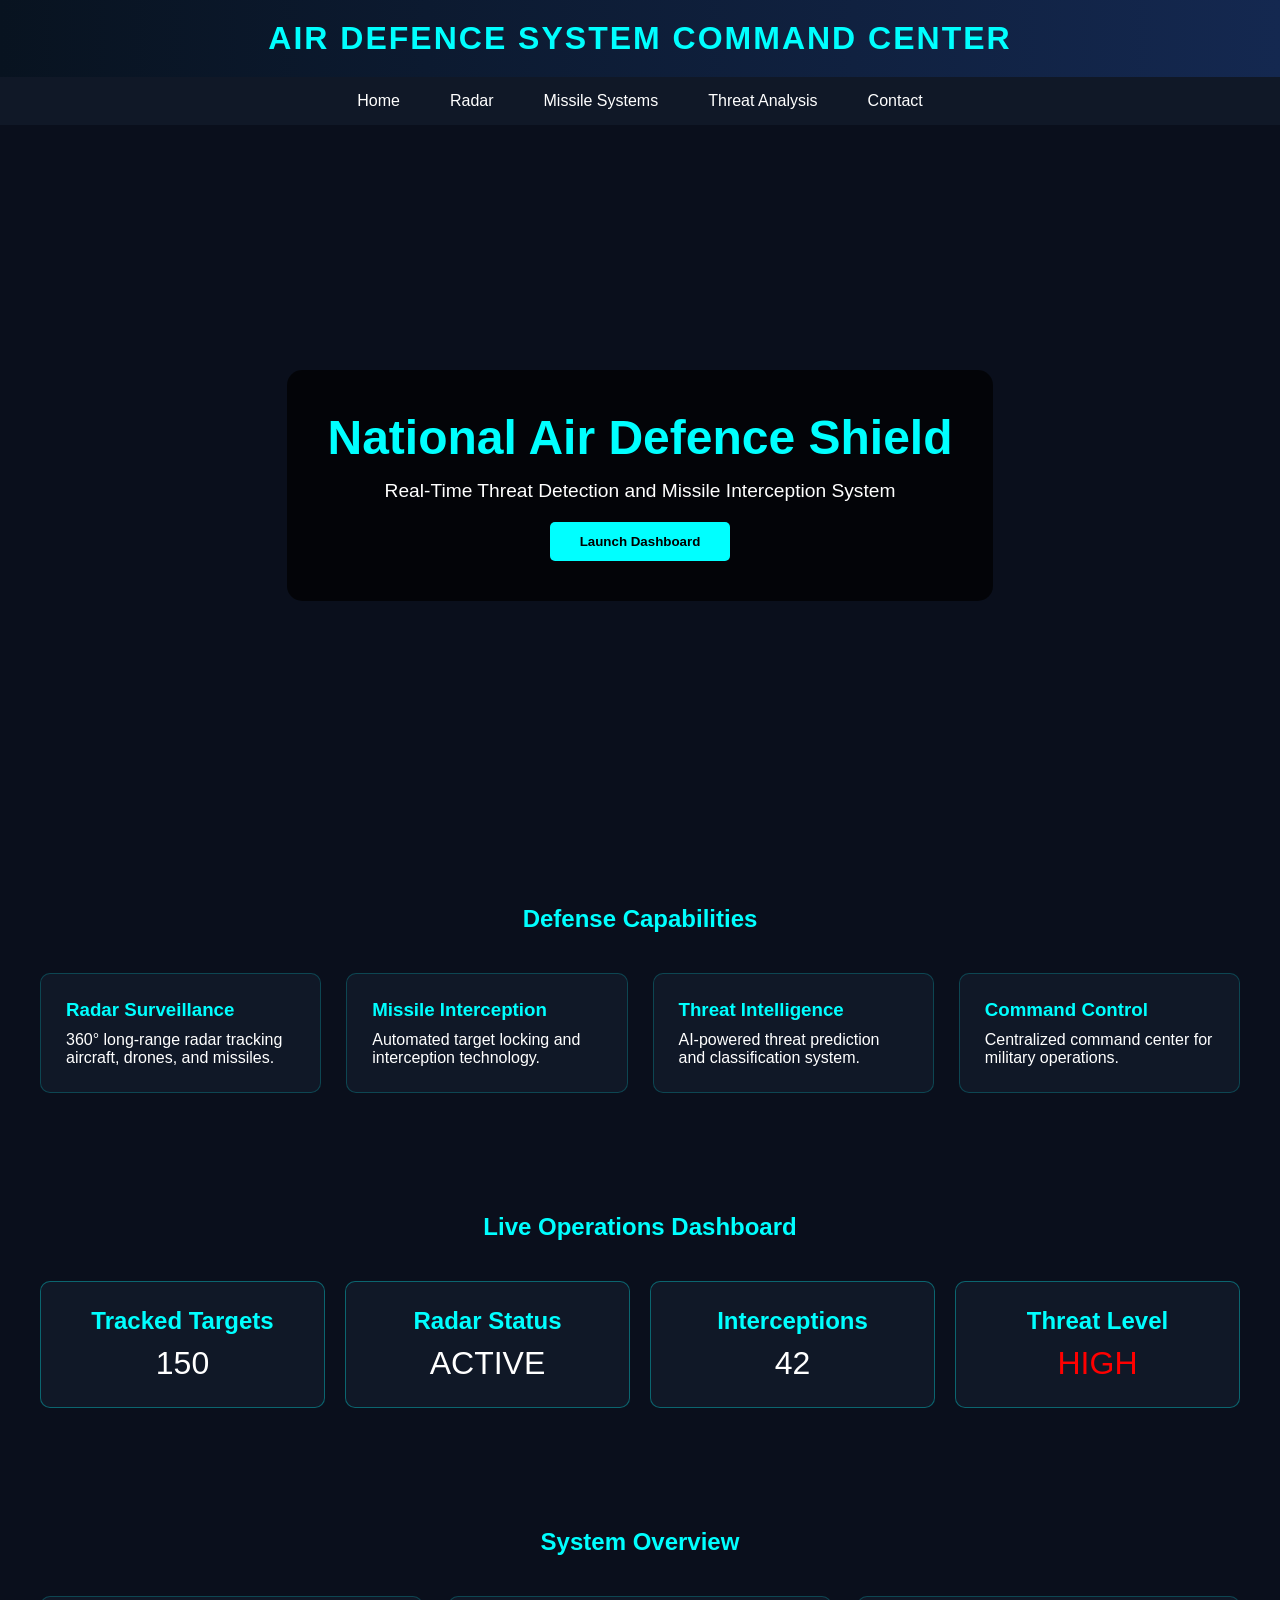
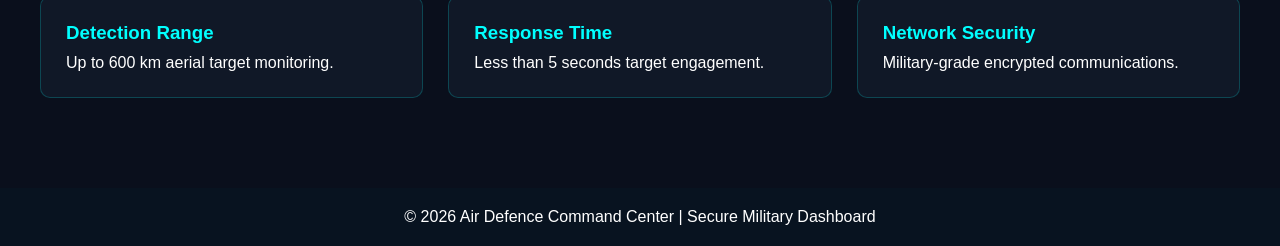
<file: Air_defence_system/defence.html>
<!DOCTYPE html>
<html lang="en">
<head>
<meta charset="UTF-8">
<meta name="viewport" content="width=device-width, initial-scale=1.0">
<title>Air Defence System Dashboard</title>

<style>
*{
    margin:0;
    padding:0;
    box-sizing:border-box;
    font-family:'Segoe UI',sans-serif;
}

body{
    background:#0a0f1c;
    color:white;
}

header{
    background:linear-gradient(90deg,#081320,#142850);
    padding:20px;
    text-align:center;
    box-shadow:0 4px 10px rgba(0,255,255,0.2);
}

header h1{
    color:#00ffff;
    letter-spacing:2px;
}

nav{
    display:flex;
    justify-content:center;
    background:#101827;
}

nav a{
    color:white;
    text-decoration:none;
    padding:15px 25px;
    transition:0.3s;
}

nav a:hover{
    background:#00ffff;
    color:black;
}

.hero{
    height:80vh;
    display:flex;
    align-items:center;
    justify-content:center;
    text-align:center;
    background:url('https://images.unsplash.com/photo-1518306727298-4c17e1bf6942?auto=format&fit=crop&w=1600&q=80') center/cover;
}

.hero-content{
    background:rgba(0,0,0,0.7);
    padding:40px;
    border-radius:15px;
}

.hero h2{
    font-size:3rem;
    color:#00ffff;
}

.hero p{
    margin-top:15px;
    font-size:1.2rem;
}

.btn{
    margin-top:20px;
    padding:12px 30px;
    border:none;
    background:#00ffff;
    color:black;
    font-weight:bold;
    cursor:pointer;
    border-radius:5px;
}

.section{
    padding:60px 40px;
}

.section-title{
    text-align:center;
    color:#00ffff;
    margin-bottom:40px;
}

.cards{
    display:grid;
    grid-template-columns:repeat(auto-fit,minmax(280px,1fr));
    gap:25px;
}

.card{
    background:#101827;
    padding:25px;
    border-radius:10px;
    transition:0.3s;
    border:1px solid #00ffff33;
}

.card:hover{
    transform:translateY(-10px);
    box-shadow:0 0 15px #00ffff;
}

.card h3{
    color:#00ffff;
    margin-bottom:10px;
}

.dashboard{
    display:grid;
    grid-template-columns:repeat(auto-fit,minmax(250px,1fr));
    gap:20px;
}

.panel{
    background:#101827;
    padding:25px;
    border-radius:10px;
    text-align:center;
    border:1px solid #00ffff55;
}

.panel h2{
    color:#00ffff;
}

.value{
    font-size:2rem;
    margin-top:10px;
}

footer{
    background:#081320;
    text-align:center;
    padding:20px;
    margin-top:30px;
}
</style>
</head>

<body>

<header>
    <h1>AIR DEFENCE SYSTEM COMMAND CENTER</h1>
</header>

<nav>
    <a href="#">Home</a>
    <a href="#">Radar</a>
    <a href="#">Missile Systems</a>
    <a href="#">Threat Analysis</a>
    <a href="#">Contact</a>
</nav>

<section class="hero">
    <div class="hero-content">
        <h2>National Air Defence Shield</h2>
        <p>Real-Time Threat Detection and Missile Interception System</p>
        <button class="btn">Launch Dashboard</button>
    </div>
</section>

<section class="section">
    <h2 class="section-title">Defense Capabilities</h2>

    <div class="cards">
        <div class="card">
            <h3>Radar Surveillance</h3>
            <p>360° long-range radar tracking aircraft, drones, and missiles.</p>
        </div>

        <div class="card">
            <h3>Missile Interception</h3>
            <p>Automated target locking and interception technology.</p>
        </div>

        <div class="card">
            <h3>Threat Intelligence</h3>
            <p>AI-powered threat prediction and classification system.</p>
        </div>

        <div class="card">
            <h3>Command Control</h3>
            <p>Centralized command center for military operations.</p>
        </div>
    </div>
</section>

<section class="section">
    <h2 class="section-title">Live Operations Dashboard</h2>

    <div class="dashboard">

        <div class="panel">
            <h2>Tracked Targets</h2>
            <div class="value" id="targets">150</div>
        </div>

        <div class="panel">
            <h2>Radar Status</h2>
            <div class="value">ACTIVE</div>
        </div>

        <div class="panel">
            <h2>Interceptions</h2>
            <div class="value" id="intercepts">42</div>
        </div>

        <div class="panel">
            <h2>Threat Level</h2>
            <div class="value" style="color:red;">HIGH</div>
        </div>

    </div>
</section>

<section class="section">
    <h2 class="section-title">System Overview</h2>

    <div class="cards">

        <div class="card">
            <h3>Detection Range</h3>
            <p>Up to 600 km aerial target monitoring.</p>
        </div>

        <div class="card">
            <h3>Response Time</h3>
            <p>Less than 5 seconds target engagement.</p>
        </div>

        <div class="card">
            <h3>Network Security</h3>
            <p>Military-grade encrypted communications.</p>
        </div>

    </div>
</section>

<footer>
    <p>© 2026 Air Defence Command Center | Secure Military Dashboard</p>
</footer>

<script>
setInterval(() => {
    document.getElementById("targets").innerText =
        Math.floor(Math.random()*100)+100;

    document.getElementById("intercepts").innerText =
        Math.floor(Math.random()*50)+20;
},3000);
</script>

</body>
</html>
</file>
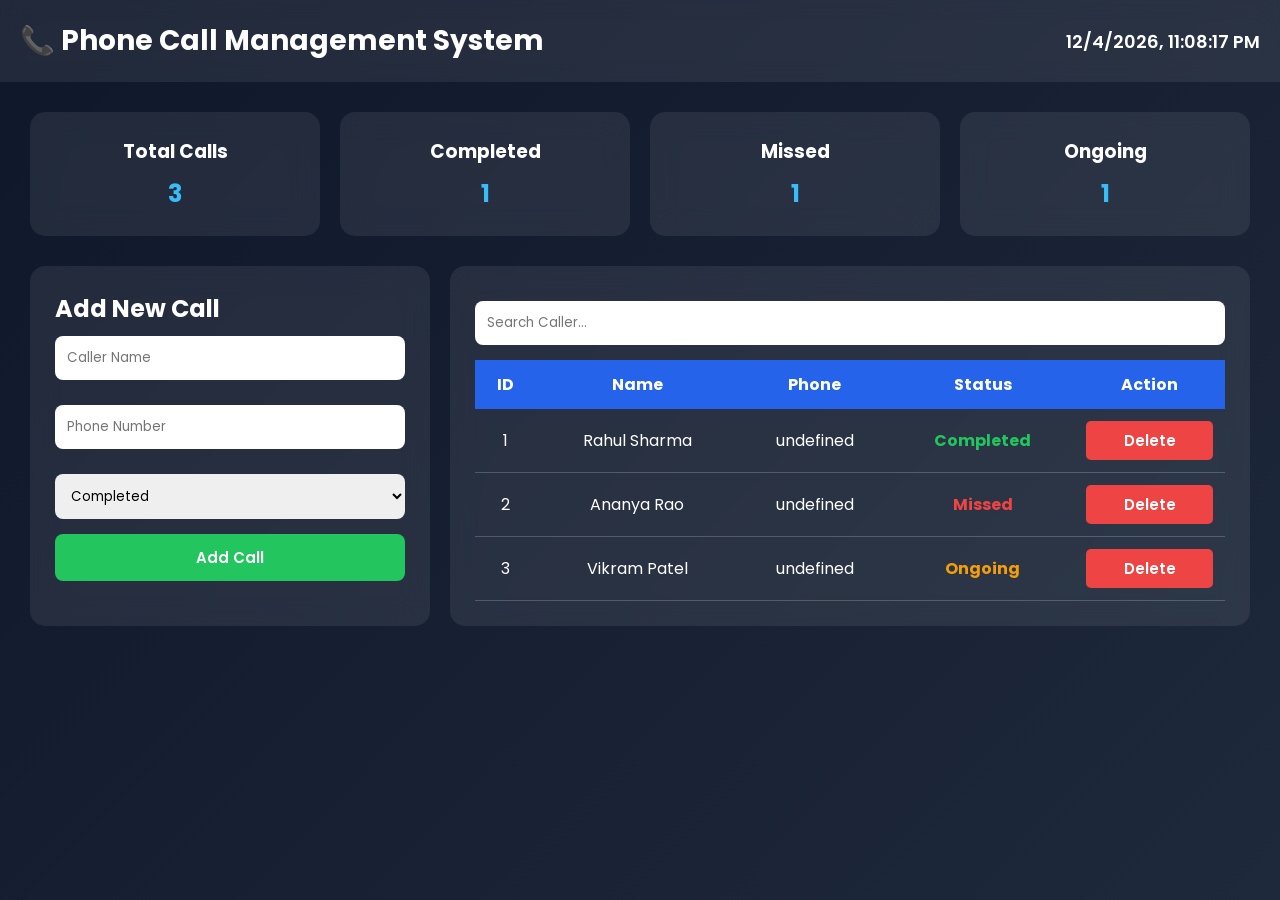
<file: phone_call_system/phone.html>
<!DOCTYPE html>
<html lang="en">
<head>
<meta charset="UTF-8">
<meta name="viewport" content="width=device-width, initial-scale=1.0">
<title>Advanced Phone Call Management System</title>

<link href="https://fonts.googleapis.com/css2?family=Poppins:wght@300;400;500;600;700&display=swap" rel="stylesheet">

<style>
*{
margin:0;
padding:0;
box-sizing:border-box;
font-family:Poppins,sans-serif;
}

body{
background:linear-gradient(135deg,#0f172a,#1e293b);
color:white;
min-height:100vh;
}

header{
padding:20px;
display:flex;
justify-content:space-between;
align-items:center;
background:rgba(255,255,255,0.08);
backdrop-filter:blur(10px);
}

h1{
font-size:28px;
}

#clock{
font-size:18px;
font-weight:600;
}

.container{
padding:30px;
}

.cards{
display:grid;
grid-template-columns:repeat(auto-fit,minmax(220px,1fr));
gap:20px;
margin-bottom:30px;
}

.card{
background:rgba(255,255,255,0.08);
padding:25px;
border-radius:15px;
text-align:center;
backdrop-filter:blur(15px);
transition:0.3s;
}

.card:hover{
transform:translateY(-5px);
}

.card h2{
margin-top:10px;
color:#38bdf8;
}

.form-section{
display:grid;
grid-template-columns:1fr 2fr;
gap:20px;
}

.form-box,.table-box{
background:rgba(255,255,255,0.08);
padding:25px;
border-radius:15px;
backdrop-filter:blur(15px);
}

input,select{
width:100%;
padding:12px;
margin-top:10px;
margin-bottom:15px;
border:none;
border-radius:8px;
}

button{
width:100%;
padding:12px;
border:none;
border-radius:8px;
cursor:pointer;
font-size:15px;
font-weight:600;
}

.add-btn{
background:#22c55e;
color:white;
}

.search{
margin-bottom:15px;
}

table{
width:100%;
border-collapse:collapse;
}

th{
background:#2563eb;
padding:12px;
}

td{
padding:12px;
text-align:center;
border-bottom:1px solid rgba(255,255,255,0.2);
}

.delete-btn{
background:#ef4444;
color:white;
padding:8px 12px;
border:none;
border-radius:5px;
cursor:pointer;
}

.status-completed{
color:#22c55e;
font-weight:bold;
}

.status-missed{
color:#ef4444;
font-weight:bold;
}

.status-ongoing{
color:#f59e0b;
font-weight:bold;
}

@media(max-width:900px){
.form-section{
grid-template-columns:1fr;
}
}
</style>
</head>
<body>

<header>
<h1>📞 Phone Call Management System</h1>
<div id="clock"></div>
</header>

<div class="container">

<div class="cards">
<div class="card">
<h3>Total Calls</h3>
<h2 id="totalCalls">0</h2>
</div>

<div class="card">
<h3>Completed</h3>
<h2 id="completedCalls">0</h2>
</div>

<div class="card">
<h3>Missed</h3>
<h2 id="missedCalls">0</h2>
</div>

<div class="card">
<h3>Ongoing</h3>
<h2 id="ongoingCalls">0</h2>
</div>
</div>

<div class="form-section">

<div class="form-box">
<h2>Add New Call</h2>

<input type="text" id="callerName" placeholder="Caller Name">

<input type="text" id="phoneNumber" placeholder="Phone Number">

<select id="status">
<option value="Completed">Completed</option>
<option value="Missed">Missed</option>
<option value="Ongoing">Ongoing</option>
</select>

<button class="add-btn" onclick="addCall()">
Add Call
</button>
</div>

<div class="table-box">

<input type="text"
class="search"
id="search"
placeholder="Search Caller..."
onkeyup="searchCalls()">

<table>
<thead>
<tr>
<th>ID</th>
<th>Name</th>
<th>Phone</th>
<th>Status</th>
<th>Action</th>
</tr>
</thead>

<tbody id="callTable"></tbody>

</table>

</div>

</div>

</div>

<script>

let calls = JSON.parse(localStorage.getItem("calls")) || [];

function saveData(){
localStorage.setItem("calls",JSON.stringify(calls));
}

function addCall(){

let name=document.getElementById("callerName").value;
let phone=document.getElementById("phoneNumber").value;
let status=document.getElementById("status").value;

if(name==="" || phone===""){
alert("Please enter all fields");
return;
}

let call={
id:Date.now(),
name:name,
phone:phone,
status:status
};

calls.push(call);

saveData();
displayCalls();

document.getElementById("callerName").value="";
document.getElementById("phoneNumber").value="";
}

function displayCalls(){

let table=document.getElementById("callTable");

table.innerHTML="";

let completed=0;
let missed=0;
let ongoing=0;

calls.forEach((call,index)=>{

if(call.status==="Completed") completed++;
if(call.status==="Missed") missed++;
if(call.status==="Ongoing") ongoing++;

let row=`
<tr>
<td>${call.id}</td>
<td>${call.name}</td>
<td>${call.phone}</td>
<td class="status-${call.status.toLowerCase()}">
${call.status}
</td>
<td>
<button class="delete-btn"
onclick="deleteCall(${index})">
Delete
</button>
</td>
</tr>
`;

table.innerHTML+=row;

});

document.getElementById("totalCalls").innerText=calls.length;
document.getElementById("completedCalls").innerText=completed;
document.getElementById("missedCalls").innerText=missed;
document.getElementById("ongoingCalls").innerText=ongoing;
}

function deleteCall(index){

if(confirm("Delete this call?")){
calls.splice(index,1);
saveData();
displayCalls();
}
}

function searchCalls(){

let filter=document.getElementById("search").value.toUpperCase();

let rows=document.querySelectorAll("#callTable tr");

rows.forEach(row=>{

let name=row.cells[1].innerText.toUpperCase();

row.style.display=name.includes(filter)
? ""
: "none";

});
}

function updateClock(){
let now=new Date();
document.getElementById("clock").innerHTML=
now.toLocaleString();
}

setInterval(updateClock,1000);

displayCalls();
updateClock();

</script>

</body>
</html>
</file>
